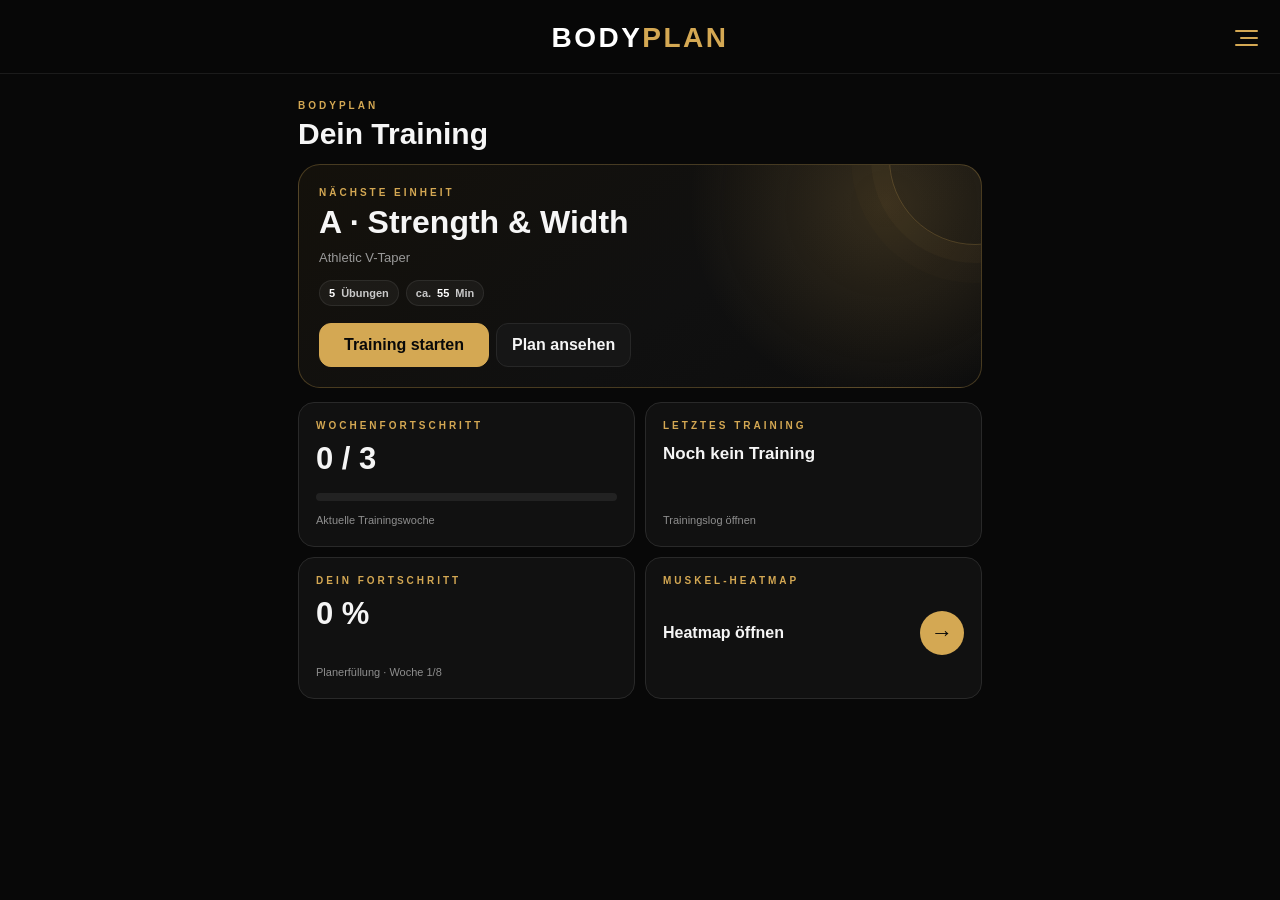
<file: index.html>
<!doctype html>
<html lang="de">
<head>
<meta charset="utf-8">
<meta name="viewport" content="width=device-width,initial-scale=1,maximum-scale=1,viewport-fit=cover">
<meta name="apple-mobile-web-app-capable" content="yes">
<meta name="apple-mobile-web-app-status-bar-style" content="black-translucent">
<meta name="apple-mobile-web-app-title" content="BodyPlan">
<meta name="theme-color" content="#080808">
<title>BodyPlan</title>
<link rel="manifest" href="manifest.json?v=200b101">
<link rel="apple-touch-icon" href="apple-touch-icon.png?v=200b101">
<link rel="stylesheet" href="app.css?v=200b101">
</head>
<body>
<header class="topbar">
  <div class="header-spacer" aria-hidden="true"></div>
  <button class="brand brand-home" id="brandHome" aria-label="Zum Dashboard">BODY<span>PLAN</span></button>
  <button class="icon-btn" id="menuBtn" aria-label="Menü öffnen"><span></span><span></span><span></span></button>
</header>

<div class="drawer-backdrop" id="drawerBackdrop"></div>
<aside class="drawer" id="drawer" aria-hidden="true">
  <div class="drawer-head">
    <div class="brand small">BODY<span>PLAN</span></div>
    <button class="icon-close" id="closeDrawer" aria-label="Menü schließen">×</button>
  </div>
  <nav class="drawer-nav">
    <button data-page="dashboard">Dashboard</button>
    <button data-page="plans">Trainingspläne</button>
    <button data-page="library">Übungsbibliothek</button>
    <button data-page="history">Historie</button>
    <button data-page="progress">Fortschritt</button>
    <button data-page="heatmap">Muskel-Heatmap</button>
    <div class="drawer-sep"></div>
    <button data-page="settings">Einstellungen</button>
  </nav>
  <div class="drawer-bottom">
    <button class="drawer-action" id="backupBtn">Daten sichern</button>
    <button class="drawer-action" id="importBtn">Backup importieren</button>
  </div>
</aside>

<main id="app" class="app-shell"></main>

<div class="session-overlay" id="sessionOverlay">
  <section class="session-sheet">
    <div class="session-sticky">
      <div class="session-head">
        <div>
          <div class="eyebrow" id="sessionPlanLabel">Training</div>
          <div class="session-title" id="sessionTitle">Einheit</div>
        </div>
        <button class="icon-close" id="closeSession" aria-label="Training schließen">×</button>
      </div>
      <div class="session-progress"><span id="sessionProgressBar"></span></div>
      <div class="session-metrics">
        <div><span>Training</span><strong id="elapsed">00:00</strong></div>
        <div><span>Pause</span><strong id="restTimer">00:00</strong></div>
      </div>
      <div class="rest-actions">
        <button data-rest="60">60s</button><button data-rest="90">90s</button><button data-rest="120">120s</button><button data-rest="180">180s</button>
      </div>
    </div>
    <div id="sessionContent"></div>
    <button class="primary full" id="finishSession">Training speichern</button>
    <button class="secondary full danger" id="abortSession">Training verwerfen</button>
  </section>
</div>

<div class="dialog-backdrop" id="newPlanDialog" hidden><section class="body-dialog" role="dialog" aria-modal="true" aria-labelledby="newPlanTitle"><div class="row"><div><div class="eyebrow">Trainingsplanung</div><h2 id="newPlanTitle">Neuer Trainingsplan</h2></div><button class="icon-close" id="closeNewPlanDialog" aria-label="Schließen">×</button></div><form id="newPlanForm"><div class="form-field"><label for="newPlanName">Planname</label><input id="newPlanName" required maxlength="100" placeholder="z. B. Athletic V-Taper"></div><p class="muted">Du kannst den Plan jederzeit umbenennen, Einheiten hinzufügen und Übungen aus deiner Bibliothek auswählen.</p><div class="actions"><button class="secondary" type="button" id="cancelNewPlan">Abbrechen</button><button class="primary" type="submit">Plan erstellen</button></div></form></section></div>
<div class="picker-backdrop" id="exercisePickerDialog" hidden>
<section class="picker-sheet" role="dialog" aria-modal="true" aria-labelledby="pickerTitle">
 <div class="picker-handle"></div>
 <div class="picker-heading"><div><div class="eyebrow">Übungsbibliothek</div><h2 id="pickerTitle">Übungen auswählen</h2><p id="pickerSubtitle">Wähle Übungen für deine Einheit.</p></div><button class="icon-close" id="closeExercisePicker" aria-label="Schließen">×</button></div>
 <div class="picker-controls"><label class="picker-search-wrap"><span class="sr-only">Übung suchen</span><input id="pickerSearch" type="search" placeholder="Übung oder Muskelgruppe suchen" autocomplete="off"></label>
 <div class="picker-filters"><select id="pickerMuscle" aria-label="Muskelgruppe"><option value="">Alle Muskelgruppen</option></select><select id="pickerEquipment" aria-label="Equipment"><option value="">Alle Geräte</option></select></div></div>
 <div class="picker-results" id="pickerResults"></div>
 <div class="picker-footer"><button class="picker-create-link" id="pickerCreate" type="button">+ Neue Übung anlegen</button><div class="picker-footer-actions"><button class="secondary" id="pickerCancel" type="button">Abbrechen</button><span id="pickerCount"></span><button class="primary" id="pickerAdd" type="button" disabled>Übung auswählen</button></div></div>
 <form id="pickerCreateForm" class="picker-create-form" hidden><div class="row"><h3>Neue Übung</h3><button type="button" class="mini secondary" id="pickerCreateCancel">Abbrechen</button></div><div class="form-field"><label for="pickerCreateName">Name</label><input id="pickerCreateName" required maxlength="120" placeholder="z. B. Rudern am Kabelzug"></div><div class="form-field"><label for="pickerCreateEquipment">Equipment</label><input id="pickerCreateEquipment" placeholder="Optional"></div><div class="form-field"><label for="pickerCreateMuscle">Primäre Muskelgruppe</label><select id="pickerCreateMuscle"><option value="">Nicht zugeordnet</option></select></div><button class="primary full" type="submit">Übung erstellen und auswählen</button></form>
</section></div>
<div class="dialog-backdrop" id="bodyDialog" hidden><section class="body-dialog" role="dialog" aria-modal="true" aria-labelledby="bodyDialogTitle"><div class="row"><div><div class="eyebrow">Körperdaten</div><h2 id="bodyDialogTitle">Messung erfassen</h2></div><button class="icon-close" id="closeBodyDialog" aria-label="Schließen">×</button></div><form id="bodyForm"><div class="form-field"><label for="bodyDate">Datum</label><input id="bodyDate" type="date" required></div><div class="grid2"><div class="form-field"><label for="bodyWeight">Gewicht (kg)</label><input id="bodyWeight" type="number" inputmode="decimal" min="20" max="500" step="0.1" placeholder="z. B. 72,5"></div><div class="form-field"><label for="bodyFat">Körperfett (%)</label><input id="bodyFat" type="number" inputmode="decimal" min="1" max="70" step="0.1" placeholder="z. B. 12,0"></div></div><p class="muted">Mindestens einen Wert eingeben. Leere Felder verändern bestehende Messwerte nicht.</p><button class="primary full" type="submit">Messung speichern</button></form></section></div>
<input id="importFile" type="file" accept=".json" hidden>
<script src="app.js?v=200b101"></script>
<script>if("serviceWorker" in navigator){navigator.serviceWorker.register("./service-worker.js?v=200b101").catch(()=>{})}</script></body>
</html>
</file>
<file: app.css>
:root{
  --bg:#080808;--panel:#111;--panel2:#151515;--line:#272727;--muted:#999;--text:#f6f6f6;
  --gold:#d4a853;--gold2:#e4b75b;--danger:#ff726a;--safe:#62d28f;
}
*{box-sizing:border-box;-webkit-tap-highlight-color:transparent}
html,body{margin:0;background:var(--bg);color:var(--text);font-family:-apple-system,BlinkMacSystemFont,"Segoe UI",Inter,Arial,sans-serif}
body{min-height:100vh}
button,input,select,textarea{font:inherit}
button{cursor:pointer}
.topbar{
  position:sticky;top:0;z-index:30;height:calc(74px + env(safe-area-inset-top));
  padding:calc(16px + env(safe-area-inset-top)) 18px 14px;
  background:#080808ee;backdrop-filter:blur(16px);border-bottom:1px solid #1b1b1b;
  display:grid;grid-template-columns:48px 1fr 48px;align-items:center
}
.brand{text-align:center;font-size:28px;font-weight:900;letter-spacing:2.5px;line-height:1}
.brand span{color:var(--gold)}
.brand.small{text-align:left;font-size:23px}
.icon-btn{width:44px;height:42px;border:0;background:transparent;display:flex;flex-direction:column;align-items:flex-end;justify-content:center;gap:5px;padding:0}
.icon-btn span{display:block;width:23px;height:2px;border-radius:4px;background:var(--gold)}
.icon-btn span:nth-child(2){width:18px}.icon-btn span:nth-child(3){width:23px}
.header-spacer{width:44px}
.app-shell{max-width:720px;margin:0 auto;padding:26px 18px calc(100px + env(safe-area-inset-bottom))}
.eyebrow{font-size:10px;letter-spacing:3px;text-transform:uppercase;color:var(--gold);font-weight:850}
.page-title{font-size:28px;line-height:1.1;margin:6px 0 22px;font-weight:850}
.card{background:var(--panel);border:1px solid var(--line);border-radius:18px;padding:20px;margin-bottom:14px}
.card.compact{padding:16px}
.card.hero{padding:22px 20px}
.hero-title{font-size:31px;font-weight:850;line-height:1.08;margin:7px 0 8px}
.muted{color:var(--muted);font-size:13px;line-height:1.5}
.small{font-size:11px;color:var(--muted)}
.row{display:flex;align-items:center;justify-content:space-between;gap:12px}
.row.top{align-items:flex-start}
.stack{display:grid;gap:10px}
.grid2{display:grid;grid-template-columns:1fr 1fr;gap:10px}
.grid3{display:grid;grid-template-columns:repeat(3,1fr);gap:10px}
.primary,.secondary,.mini{
  border-radius:12px;padding:12px 15px;border:1px solid var(--line);font-weight:800
}
.primary{background:var(--gold);color:#090909;border-color:var(--gold)}
.secondary{background:#161616;color:#f5f5f5}
.primary:active,.secondary:active,.mini:active{transform:scale(.985)}
.full{width:100%}.danger{color:var(--danger);border-color:#63302d}
.kpi{font-size:35px;font-weight:900;line-height:1;margin:7px 0}
.kpi.gold{color:var(--gold)}
.bar{height:8px;border-radius:99px;background:#222;overflow:hidden;margin-top:12px}
.bar>span{display:block;height:100%;background:var(--gold);border-radius:99px}
.section-head{display:flex;align-items:end;justify-content:space-between;gap:10px;margin:26px 0 12px}
.section-head h2{margin:0;font-size:19px}
.link-btn{background:none;border:0;color:var(--gold);padding:5px 0;font-size:12px;font-weight:800}
.tag{display:inline-flex;align-items:center;border:1px solid #5a4828;color:var(--gold);border-radius:999px;padding:5px 8px;font-size:10px;font-weight:800}
.metric-list{display:grid;gap:12px}.metric-line{display:flex;align-items:center;justify-content:space-between;border-top:1px solid #202020;padding-top:12px}.metric-line:first-child{border:0;padding-top:0}
.metric-line strong{font-size:19px}
.empty{padding:26px 12px;text-align:center;color:#8b8b8b}
.drawer-backdrop{position:fixed;inset:0;background:#000b;opacity:0;pointer-events:none;transition:.2s;z-index:40}
.drawer-backdrop.open{opacity:1;pointer-events:auto}
.drawer{
  position:fixed;right:0;top:0;bottom:0;width:min(86vw,360px);background:#0c0c0c;border-left:1px solid #262626;z-index:50;
  transform:translateX(102%);transition:.22s ease;display:flex;flex-direction:column;padding:calc(18px + env(safe-area-inset-top)) 14px calc(18px + env(safe-area-inset-bottom))
}
.drawer.open{transform:translateX(0)}
.drawer-head{display:flex;align-items:center;justify-content:space-between;padding:6px 8px 18px}
.icon-close{width:38px;height:38px;border-radius:99px;background:#171717;border:1px solid #2a2a2a;color:#fff;font-size:25px;line-height:1}
.drawer-nav{display:grid;gap:4px}
.drawer-nav button,.drawer-action{
  width:100%;border:0;background:transparent;color:#eee;text-align:left;padding:14px 13px;border-radius:11px;font-weight:750;font-size:14px
}
.drawer-nav button.active{background:#19160f;color:var(--gold)}
.drawer-sep{height:1px;background:#222;margin:10px 5px}
.drawer-bottom{margin-top:auto;border-top:1px solid #222;padding-top:10px}
.drawer-action{color:#cfcfcf;font-size:13px}
.form-field{display:grid;gap:6px;margin:12px 0}
.form-field label{font-size:11px;color:#aaa}
input,select,textarea{width:100%;background:#0a0a0a;border:1px solid #313131;color:#fff;border-radius:10px;padding:12px;min-width:0}
textarea{min-height:78px;resize:vertical}
.plan-card-title{font-size:22px;font-weight:850;margin:4px 0}
.day-card{border-top:1px solid #252525;padding:16px 0}.day-card:first-child{border-top:0}
.exercise-item{padding:16px 0;border-top:1px solid #232323}.exercise-item:first-child{border-top:0}
.exercise-name{font-size:16px;font-weight:820}
.exercise-meta{font-size:12px;color:#aaa;margin-top:3px}
.actions{display:flex;flex-wrap:wrap;gap:7px;margin-top:12px}
.mini{background:#151515;color:#eee;padding:8px 11px;font-size:12px}
.set-edit{display:grid;grid-template-columns:28px 1fr 1fr 38px;gap:7px;align-items:center;margin:7px 0}
.set-edit input{text-align:center;padding:9px 4px}
.library-card{padding:16px;border:1px solid #242424;border-radius:15px;background:#101010;margin-bottom:10px}
.muscle-chip{display:inline-block;margin:3px 4px 0 0;padding:5px 7px;border-radius:7px;background:#201b10;color:var(--gold);font-size:10px}
.session-overlay{position:fixed;inset:0;background:#000e;z-index:70;display:none;align-items:flex-end}
.session-overlay.open{display:flex}
.session-sheet{width:100%;max-width:720px;margin:0 auto;background:#0b0b0b;border:1px solid #252525;border-radius:22px 22px 0 0;max-height:95vh;overflow:auto;padding:calc(18px + env(safe-area-inset-top)) 16px calc(24px + env(safe-area-inset-bottom))}
.session-head{position:sticky;top:0;z-index:4;background:#0b0b0bf4;backdrop-filter:blur(14px);display:flex;align-items:flex-start;justify-content:space-between;padding:5px 0 12px}
.session-title{font-size:25px;font-weight:900;margin-top:3px}
.session-metrics{display:grid;grid-template-columns:1fr 1fr;gap:8px;margin-bottom:8px}
.session-metrics>div{background:#111;border:1px solid #252525;border-radius:12px;padding:10px 12px}
.session-metrics span{display:block;color:#888;text-transform:uppercase;font-size:9px;letter-spacing:2px}
.session-metrics strong{display:block;color:var(--gold);font-size:25px;margin-top:3px}
.rest-actions{display:grid;grid-template-columns:repeat(4,1fr);gap:7px;margin-bottom:14px}
.rest-actions button{background:#151515;border:1px solid #2a2a2a;color:#eee;border-radius:9px;padding:9px 4px;font-size:12px}
.session-ex{background:#101010;border:1px solid #242424;border-radius:15px;padding:15px;margin-bottom:10px}
.session-ex-head{display:flex;align-items:flex-start;justify-content:space-between;gap:12px;margin-bottom:8px}
.session-ex-title{font-size:17px;font-weight:850}
.session-set{display:grid;grid-template-columns:32px 1fr 1fr 44px;gap:7px;align-items:center;margin:7px 0}
.session-set input{text-align:center;padding:10px 5px}
.done-btn{width:40px;height:40px;border-radius:10px;border:1px solid #343434;background:#161616;color:#888;font-weight:900}
.done-btn.done{background:var(--gold);color:#080808;border-color:var(--gold)}
.note-toggle{margin-top:8px}
.history-card{background:#101010;border:1px solid #252525;border-radius:15px;padding:16px;margin-bottom:10px}
.history-date{font-size:11px;color:#8f8f8f}.history-title{font-size:18px;font-weight:850;margin-top:3px}
.history-ex{padding-top:10px;margin-top:10px;border-top:1px solid #242424;font-size:12px;color:#bbb}
.heat-layout{display:grid;grid-template-columns:1fr 1fr;gap:12px}
.body-card{background:#0d0d0d;border:1px solid #242424;border-radius:16px;padding:10px;text-align:center}
.body-card svg{width:100%;height:auto;max-height:450px}
.body-outline{fill:#171717;stroke:#4a4a4a;stroke-width:1.2}
.muscle-shape{fill:#232323;stroke:#3c3c3c;stroke-width:.8;transition:.2s}
.muscle-shape.l1{fill:#55431d}.muscle-shape.l2{fill:#a47c30}.muscle-shape.l3{fill:#d4a853}.muscle-shape.l4{fill:#e08339}
.range-tabs{display:grid;grid-template-columns:repeat(3,1fr);gap:7px;margin-bottom:14px}
.range-tabs button{border:1px solid #2b2b2b;background:#151515;color:#eee;border-radius:10px;padding:10px}
.range-tabs button.active{background:var(--gold);color:#080808;border-color:var(--gold);font-weight:800}
.muscle-rank{display:grid;gap:9px}.muscle-rank-row{display:grid;grid-template-columns:110px 1fr 38px;gap:8px;align-items:center;font-size:12px}
.muscle-rank-row .bar{margin:0;height:7px}
.settings-row{display:flex;align-items:center;justify-content:space-between;gap:12px;padding:12px 0;border-top:1px solid #242424}.settings-row:first-child{border-top:0}
.toggle{width:48px;height:28px;border-radius:99px;border:0;background:#333;position:relative}
.toggle:after{content:"";position:absolute;width:22px;height:22px;border-radius:50%;background:#fff;top:3px;left:3px;transition:.2s}
.toggle.on{background:var(--gold)}.toggle.on:after{left:23px;background:#111}
@media(max-width:520px){
  .app-shell{padding-left:14px;padding-right:14px}.topbar{padding-left:14px;padding-right:14px}
  .heat-layout{grid-template-columns:1fr}.grid2{grid-template-columns:1fr}
  .hero-title{font-size:28px}.card{padding:18px}
}

/* BodyPlan 2.0 product-shell refinements */
.drawer-nav button{
  position:relative;padding:15px 14px 15px 18px;font-size:15px;letter-spacing:.1px
}
.drawer-nav button.active::before{
  content:"";position:absolute;left:0;top:11px;bottom:11px;width:3px;border-radius:99px;background:var(--gold)
}
.drawer-bottom{padding:12px 4px 0}
.drawer-action{padding:13px 14px;color:#aaa}
.drawer-action:first-child{color:var(--gold)}
.dashboard-intro{margin-bottom:18px}
.dashboard-intro .page-title{margin-bottom:0}
.anatomy-card{background:#0b0b0b;border:1px solid var(--line);border-radius:18px;padding:12px;overflow:hidden}
.anatomy-wrap{position:relative;width:100%;max-width:520px;margin:0 auto;border-radius:14px;overflow:hidden;background:#060606}
.anatomy-wrap img{display:block;width:100%;height:auto}
.heat-zone{position:absolute;pointer-events:none;opacity:0;mix-blend-mode:screen;filter:blur(2px);background:rgba(212,168,83,.7);box-shadow:0 0 18px rgba(212,168,83,.4);transition:opacity .2s,background .2s}
.heat-zone.l1{opacity:.18;background:rgba(212,168,83,.75)}
.heat-zone.l2{opacity:.30;background:rgba(228,183,91,.9)}
.heat-zone.l3{opacity:.44;background:rgba(236,136,63,.95)}
.heat-zone.l4{opacity:.58;background:rgba(235,72,54,.98)}

.front .z-chest{left:35%;top:20%;width:30%;height:13%;border-radius:42% 42% 35% 35%}
.front .z-front-delts-l{left:29%;top:19%;width:9%;height:10%;border-radius:50%}
.front .z-front-delts-r{right:29%;top:19%;width:9%;height:10%;border-radius:50%}
.front .z-biceps-l{left:27%;top:28%;width:8%;height:15%;border-radius:50%}
.front .z-biceps-r{right:27%;top:28%;width:8%;height:15%;border-radius:50%}
.front .z-abs{left:43%;top:31%;width:14%;height:22%;border-radius:35%}
.front .z-quads-l{left:38%;top:53%;width:10%;height:21%;border-radius:45%}
.front .z-quads-r{right:38%;top:53%;width:10%;height:21%;border-radius:45%}
.front .z-calves-l{left:39%;top:76%;width:7%;height:14%;border-radius:50%}
.front .z-calves-r{right:39%;top:76%;width:7%;height:14%;border-radius:50%}
/* Back image coordinates */
.back .z-traps{left:39%;top:13%;width:22%;height:14%;border-radius:40%}
.back .z-rear-delts-l{left:28%;top:20%;width:10%;height:10%;border-radius:50%}
.back .z-rear-delts-r{right:28%;top:20%;width:10%;height:10%;border-radius:50%}
.back .z-upper-back{left:38%;top:22%;width:24%;height:18%;border-radius:38%}
.back .z-lats{left:32%;top:25%;width:36%;height:21%;border-radius:38%}
.back .z-triceps-l{left:24%;top:28%;width:8%;height:16%;border-radius:50%}
.back .z-triceps-r{right:24%;top:28%;width:8%;height:16%;border-radius:50%}
.back .z-glutes{left:35%;top:48%;width:30%;height:14%;border-radius:44%}
.back .z-hamstrings-l{left:36%;top:59%;width:11%;height:18%;border-radius:45%}
.back .z-hamstrings-r{right:36%;top:59%;width:11%;height:18%;border-radius:45%}
.back .z-calves-l{left:37%;top:77%;width:8%;height:13%;border-radius:50%}
.back .z-calves-r{right:37%;top:77%;width:8%;height:13%;border-radius:50%}
.heat-caption{font-size:11px;color:#888;line-height:1.5;margin-top:10px}
@media(max-width:520px){
  .topbar{grid-template-columns:44px 1fr 44px}
  .brand{font-size:26px}
  .app-shell{padding-top:22px}
  .card{border-radius:16px;padding:18px}
  .hero-title{font-size:29px}
}

/* --- BodyPlan 2.0 Beta 3: product UX refinements --- */
.brand-home{
  appearance:none;-webkit-appearance:none;border:0;background:transparent;color:#fff;
  padding:4px 6px;margin:0;cursor:pointer;font-family:inherit
}
.brand-home:active{opacity:.72;transform:scale(.985)}

/* Dashboard hero: premium, visual, but still lean */
.dashboard-intro{margin-bottom:14px}
.dashboard-intro .page-title{font-size:30px}
.workout-hero{
  position:relative;overflow:hidden;
  background:
    radial-gradient(circle at 86% 18%,rgba(212,168,83,.19),transparent 32%),
    linear-gradient(145deg,#14110b 0%,#101010 58%,#0d0d0d 100%);
  border:1px solid rgba(212,168,83,.28);
  border-radius:22px;padding:22px 20px 20px;margin-bottom:14px
}
.workout-hero::after{
  content:"";position:absolute;width:170px;height:170px;border-radius:50%;
  right:-80px;top:-92px;border:1px solid rgba(212,168,83,.24);
  box-shadow:0 0 0 18px rgba(212,168,83,.035),0 0 0 38px rgba(212,168,83,.02);
  pointer-events:none
}
.workout-hero .hero-title{max-width:82%;font-size:32px}
.hero-meta{display:flex;flex-wrap:wrap;gap:7px;margin:13px 0 17px}
.hero-chip{
  display:inline-flex;align-items:center;gap:6px;padding:6px 9px;border-radius:999px;
  background:rgba(255,255,255,.045);border:1px solid rgba(255,255,255,.08);
  color:#c9c9c9;font-size:11px;font-weight:700
}
.hero-chip strong{color:#fff;font-weight:800}
.workout-hero .primary{min-width:170px}
.active-workout-card{
  position:relative;overflow:hidden;border-color:rgba(212,168,83,.45);
  background:linear-gradient(145deg,#17130b,#101010 70%)
}
.active-pulse{
  width:8px;height:8px;border-radius:50%;background:var(--gold);display:inline-block;margin-right:7px;
  box-shadow:0 0 0 0 rgba(212,168,83,.45);animation:pulse 1.8s infinite
}
@keyframes pulse{0%{box-shadow:0 0 0 0 rgba(212,168,83,.35)}70%{box-shadow:0 0 0 8px rgba(212,168,83,0)}100%{box-shadow:0 0 0 0 rgba(212,168,83,0)}}
.active-session-meta{display:flex;gap:18px;margin:14px 0 2px}
.active-session-meta div{min-width:90px}
.active-session-meta span{display:block;color:#888;font-size:9px;letter-spacing:1.8px;text-transform:uppercase}
.active-session-meta strong{display:block;color:#fff;font-size:21px;margin-top:2px}

/* Keep the complete workout control surface visible. Only exercises scroll beneath it. */
.session-sheet{
  padding-top:0!important;
  overscroll-behavior:contain;
}
.session-sticky{
  position:sticky;top:0;z-index:12;
  background:linear-gradient(to bottom,#0b0b0b 88%,rgba(11,11,11,.92));
  backdrop-filter:blur(18px);-webkit-backdrop-filter:blur(18px);
  margin:0 -16px 12px;padding:calc(14px + env(safe-area-inset-top)) 16px 12px;
  border-bottom:1px solid #232323;
  box-shadow:0 12px 24px rgba(0,0,0,.23)
}
.session-head{position:relative!important;top:auto!important;background:transparent!important;backdrop-filter:none!important;padding:0 0 9px!important}
.session-progress{height:3px;background:#202020;border-radius:99px;overflow:hidden;margin:0 0 10px}
.session-progress span{height:100%;width:0;display:block;background:var(--gold);border-radius:99px;transition:width .2s}
.session-metrics{margin-bottom:7px}
.session-metrics>div{padding:8px 11px;border-radius:10px}
.session-metrics strong{font-size:23px}
.rest-actions{margin-bottom:0}
.rest-actions button{padding:8px 4px}
.session-ex:first-child{margin-top:4px}
.set-head{
  display:grid;grid-template-columns:32px 1fr 1fr 44px;gap:7px;
  color:#777;font-size:9px;text-transform:uppercase;letter-spacing:1.4px;text-align:center;
  padding:3px 0 2px
}
.last-performance{
  background:#0d0d0d;border:1px solid #222;border-radius:10px;padding:9px 10px;
  margin:8px 0 10px;color:#aaa;font-size:11px;line-height:1.45
}
.last-performance strong{color:#d7d7d7}
.session-ex .form-field textarea{min-height:62px}

/* Heatmap: stronger, properly shaped anatomical overlays */
.anatomy-wrap{isolation:isolate}
.anatomy-wrap img{position:relative;z-index:1}
.heat-zone{
  z-index:2;filter:none!important;mix-blend-mode:screen!important;
  box-shadow:0 0 14px rgba(255,170,35,.24);
}
.heat-zone.l1{opacity:.28;background:rgba(236,184,75,.70)}
.heat-zone.l2{opacity:.43;background:rgba(238,169,66,.78)}
.heat-zone.l3{opacity:.57;background:rgba(239,120,55,.86)}
.heat-zone.l4{opacity:.72;background:rgba(239,65,46,.94)}

/* Front — clipped closer to the actual muscle anatomy in the reference render */
.front .z-chest{
  left:34.4%;top:20.0%;width:31.7%;height:12.0%;
  clip-path:polygon(4% 28%,26% 5%,48% 13%,50% 90%,3% 83%,0 50%,50% 90%,52% 13%,75% 5%,96% 28%,100% 50%,97% 83%,50% 90%)
}
.front .z-front-delts-l{left:29.0%;top:19.0%;width:9.5%;height:9.5%;clip-path:ellipse(48% 48% at 50% 50%)}
.front .z-front-delts-r{right:29.0%;top:19.0%;width:9.5%;height:9.5%;clip-path:ellipse(48% 48% at 50% 50%)}
.front .z-biceps-l{left:27.3%;top:27.5%;width:8.0%;height:15.0%;clip-path:polygon(40% 0,80% 10%,100% 38%,77% 90%,42% 100%,12% 79%,0 36%,15% 10%)}
.front .z-biceps-r{right:27.3%;top:27.5%;width:8.0%;height:15.0%;clip-path:polygon(60% 0,20% 10%,0 38%,23% 90%,58% 100%,88% 79%,100% 36%,85% 10%)}
.front .z-abs{left:42.2%;top:30.7%;width:15.6%;height:20.4%;clip-path:polygon(18% 0,82% 0,96% 88%,73% 100%,27% 100%,4% 88%)}
.front .z-quads-l{left:36.7%;top:51.0%;width:11.5%;height:22.6%;clip-path:polygon(38% 0,80% 3%,100% 48%,73% 100%,27% 96%,0 47%,14% 8%)}
.front .z-quads-r{right:36.7%;top:51.0%;width:11.5%;height:22.6%;clip-path:polygon(62% 0,20% 3%,0 48%,27% 100%,73% 96%,100% 47%,86% 8%)}
.front .z-calves-l{left:37.5%;top:73.8%;width:8.4%;height:15.8%;clip-path:polygon(45% 0,85% 18%,100% 52%,65% 96%,28% 100%,0 53%,15% 15%)}
.front .z-calves-r{right:37.5%;top:73.8%;width:8.4%;height:15.8%;clip-path:polygon(55% 0,15% 18%,0 52%,35% 96%,72% 100%,100% 53%,85% 15%)}


.back .z-traps{left:34.6%;top:14.0%;width:30.8%;height:14.3%;clip-path:polygon(50% 0,86% 28%,100% 60%,71% 64%,54% 100%,46% 100%,29% 64%,0 60%,14% 28%)}
.back .z-rear-delts-l{left:28.7%;top:19.0%;width:11.5%;height:10.0%;clip-path:ellipse(48% 48% at 50% 50%)}
.back .z-rear-delts-r{right:28.7%;top:19.0%;width:11.5%;height:10.0%;clip-path:ellipse(48% 48% at 50% 50%)}
.back .z-upper-back{left:36.8%;top:21.4%;width:26.4%;height:16.8%;clip-path:polygon(8% 10%,50% 0,92% 10%,100% 60%,68% 100%,32% 100%,0 60%)}
.back .z-lats{left:31.8%;top:25.2%;width:36.4%;height:22.4%;clip-path:polygon(4% 0,38% 14%,50% 95%,62% 14%,96% 0,89% 70%,66% 100%,34% 100%,11% 70%)}
.back .z-triceps-l{left:23.8%;top:28.5%;width:8.8%;height:16.0%;clip-path:polygon(43% 0,82% 8%,100% 55%,65% 100%,27% 91%,0 49%,16% 10%)}
.back .z-triceps-r{right:23.8%;top:28.5%;width:8.8%;height:16.0%;clip-path:polygon(57% 0,18% 8%,0 55%,35% 100%,73% 91%,100% 49%,84% 10%)}
.back .z-glutes{left:34.0%;top:46.0%;width:32.0%;height:15.0%;clip-path:polygon(8% 5%,46% 0,50% 12%,54% 0,92% 5%,100% 42%,82% 95%,53% 100%,50% 88%,47% 100%,18% 95%,0 42%)}
.back .z-hamstrings-l{left:34.8%;top:57.6%;width:12.2%;height:19.8%;clip-path:polygon(26% 0,75% 3%,100% 55%,72% 100%,28% 96%,0 52%)}
.back .z-hamstrings-r{right:34.8%;top:57.6%;width:12.2%;height:19.8%;clip-path:polygon(74% 0,25% 3%,0 55%,28% 100%,72% 96%,100% 52%)}
.back .z-calves-l{left:35.4%;top:73.8%;width:9.3%;height:16.6%;clip-path:polygon(47% 0,88% 19%,100% 55%,66% 98%,25% 100%,0 56%,12% 18%)}
.back .z-calves-r{right:35.4%;top:73.8%;width:9.3%;height:16.6%;clip-path:polygon(53% 0,12% 19%,0 55%,34% 98%,75% 100%,100% 56%,88% 18%)}

.heat-legend-scale{display:grid;grid-template-columns:repeat(4,1fr);gap:6px;margin-top:12px}
.heat-legend-scale div{font-size:9px;color:#8b8b8b;text-align:center}
.heat-legend-scale i{display:block;height:5px;border-radius:99px;margin-bottom:5px}
.heat-legend-scale div:nth-child(1) i{background:#6f5a2e}
.heat-legend-scale div:nth-child(2) i{background:#c58b3d}
.heat-legend-scale div:nth-child(3) i{background:#df7039}
.heat-legend-scale div:nth-child(4) i{background:#e64232}
.score-help{
  margin-top:13px;padding:12px;border-radius:11px;background:#0d0d0d;border:1px solid #242424;
  color:#999;font-size:11px;line-height:1.55
}
.score-help strong{color:#d9d9d9}
.muscle-rank-row strong{min-width:46px;text-align:right}

/* Small-screen ergonomics */
@media(max-width:430px){
  .session-sticky{padding-left:14px;padding-right:14px;margin-left:-16px;margin-right:-16px}
  .session-title{font-size:22px}
  .session-metrics strong{font-size:21px}
  .workout-hero .hero-title{font-size:29px;max-width:88%}
  .active-session-meta{gap:10px}
}


.front .z-side-delts-l{left:27.6%;top:19.4%;width:8.2%;height:9.7%;clip-path:ellipse(48% 50% at 50% 50%)}
.front .z-side-delts-r{right:27.6%;top:19.4%;width:8.2%;height:9.7%;clip-path:ellipse(48% 50% at 50% 50%)}
.front .z-forearms-l{left:23.0%;top:36.5%;width:8.2%;height:17.5%;clip-path:polygon(38% 0,75% 2%,100% 78%,62% 100%,25% 94%,0 20%)}
.front .z-forearms-r{right:23.0%;top:36.5%;width:8.2%;height:17.5%;clip-path:polygon(62% 0,25% 2%,0 78%,38% 100%,75% 94%,100% 20%)}
.front .z-obliques-l{left:37.5%;top:32.5%;width:7.0%;height:18.0%;clip-path:polygon(40% 0,100% 12%,82% 100%,10% 88%,0 25%)}
.front .z-obliques-r{right:37.5%;top:32.5%;width:7.0%;height:18.0%;clip-path:polygon(60% 0,0 12%,18% 100%,90% 88%,100% 25%)}
.back .z-side-delts-l{left:27.8%;top:20.0%;width:9.2%;height:10.0%;clip-path:ellipse(48% 50% at 50% 50%)}
.back .z-side-delts-r{right:27.8%;top:20.0%;width:9.2%;height:10.0%;clip-path:ellipse(48% 50% at 50% 50%)}
.back .z-erectors{left:44.0%;top:27.0%;width:12.0%;height:22.5%;clip-path:polygon(25% 0,45% 2%,50% 100%,55% 2%,75% 0,100% 95%,65% 100%,50% 90%,35% 100%,0 95%)}

/* Beta 4: native-feeling plan actions */
.swipe-row{position:relative;overflow:hidden;border-radius:17px;margin-bottom:14px;touch-action:pan-y}
.swipe-row .card{margin:0}
.swipe-face{position:relative;z-index:1;background:#171717;transition:transform .18s ease;will-change:transform}
.swipe-actions{position:absolute;inset:0;display:flex;justify-content:flex-end;align-items:stretch;background:#b83c35}
.swipe-delete{width:92px;border:0;border-radius:0;background:#b83c35;color:white;font-weight:700;font-size:14px}
.archive-fold{margin-top:25px;border-top:1px solid #292929;padding-top:17px}
.archive-fold>summary{cursor:pointer;font-size:18px;font-weight:700;list-style:none;display:flex;align-items:center;justify-content:space-between}
.archive-fold>summary::-webkit-details-marker{display:none}
.archive-fold>summary:after{content:"⌄";color:#d6aa58;font-size:24px;font-weight:400;margin-left:12px}
.archive-fold[open]>summary:after{transform:rotate(180deg)}
.archive-fold>summary span{margin-left:auto;color:#888;font-size:12px;font-weight:500}
.archive-content{padding-top:16px}
.archive-content .card{background:#141414}
/* Pixel-registered anatomy; no floating CSS muscle shapes. */
.anatomy-canvas-wrap{width:100%;aspect-ratio:3/4;overflow:hidden}
.heat-canvas{display:block;width:100%;height:auto;aspect-ratio:3/4}
.heat-summary{display:grid;grid-template-columns:1fr 1fr;gap:10px;margin-bottom:15px}
.heat-summary>div{border:1px solid #303030;border-radius:14px;padding:14px 16px;background:#171717}
.heat-summary strong{display:block;font-size:25px;line-height:1.2;color:#e0b65f}
.heat-summary span{display:block;font-size:11px;color:#999;margin-top:5px}
.muscle-simple{margin-bottom:16px}
.muscle-simple-head{display:flex;justify-content:space-between;gap:12px;margin-bottom:8px;font-size:13px}
.muscle-simple-head strong{color:#d6aa58;font-size:12px}
.muscle-simple .bar{height:6px}
.heat-method{margin-top:20px;border-top:1px solid #292929;padding-top:15px}
.heat-method summary{color:#c9a55e;font-size:12px;cursor:pointer}
.heat-method p{color:#999;font-size:12px;line-height:1.65;margin:12px 0 0}


/* Beta 5 — focused, accessible interaction system */
:focus-visible{outline:2px solid var(--gold2);outline-offset:3px}
button:disabled{opacity:.4;cursor:not-allowed}
button,select{touch-action:manipulation}
@media(prefers-reduced-motion:reduce){*,*::before,*::after{scroll-behavior:auto!important;animation-duration:.01ms!important;transition-duration:.01ms!important}}
.dashboard-shortcuts{display:grid;grid-template-columns:1fr 1fr;gap:10px;margin-top:18px}
.dashboard-shortcuts button{display:flex;flex-direction:column;align-items:flex-start;text-align:left;gap:5px;padding:16px;border:1px solid #292929;border-radius:15px;background:#111;color:#f5f5f5;min-height:105px}
.dashboard-shortcuts button>span{color:var(--gold);font-size:21px;line-height:1}
.dashboard-shortcuts strong{font-size:14px}
.dashboard-shortcuts small{color:#888;font-size:11px;line-height:1.4}
.dashboard-shortcuts button:active{background:#1b1915}
.plan-empty{border:1px dashed #34302a;border-radius:17px;padding:22px 20px;margin-top:16px}
.plan-empty p{font-size:13px;color:#999;line-height:1.6;margin:12px 0 18px}
.plan-empty .secondary{font-size:12px}
.muscle-role-panel{border:1px solid #302b23;border-radius:14px;padding:16px;margin:18px 0;background:#141310}
.muscle-role-panel>.muted{margin:10px 0 18px}
.muscle-role-panel .form-field{margin-bottom:14px}
.muscle-role-panel .form-field:last-of-type{margin-bottom:0}
.role-weight-note{display:flex;flex-wrap:wrap;gap:8px;color:#a88b55;font-size:11px;margin:4px 0 18px;line-height:1.5}
.role-weight-note span{color:#555}
.subtle-details{border-top:1px solid #292929;margin-top:16px;padding-top:15px}
.subtle-details>summary{cursor:pointer;color:#c6a365;font-size:12px;font-weight:700;line-height:1.5}
.subtle-details>p{margin:12px 0}
.weight-input{width:76px!important;text-align:right}
.progress-overview{display:grid;grid-template-columns:1fr 1fr;gap:10px}
.progress-overview .card{padding:17px}
.progress-overview .kpi{font-size:29px}
.progress-overview .eyebrow{font-size:9px;letter-spacing:2px}
.body-stats{display:grid;grid-template-columns:1fr 1fr;gap:10px;margin:20px 0}
.body-stats>div{border:1px solid #292929;border-radius:13px;padding:15px;background:#151515}
.body-stats span{display:block;color:#999;font-size:12px;margin-bottom:9px}
.body-stats strong{font-size:23px;letter-spacing:-.5px}
.body-period{margin:18px 0 22px}
.body-chart-section{margin-top:22px;padding-top:20px;border-top:1px solid #292929}
.body-chart-section>.row strong{font-size:14px}
.body-chart{margin-top:15px}
.body-chart svg{width:100%;height:150px;display:block;overflow:visible}
.chart-range,.chart-dates{display:flex;justify-content:space-between;color:#777;font-size:10px}
.chart-range{padding:0 20px}
.chart-dates{margin-top:4px}
.chart-empty{min-height:130px;display:flex;align-items:center;justify-content:center;text-align:center;color:#777;font-size:12px;line-height:1.6;padding:20px;border:1px dashed #292929;border-radius:12px;margin-top:15px}
.measurement-list{margin-top:14px}
.measurement-row{display:flex;justify-content:space-between;align-items:center;gap:12px;padding:12px 0;border-bottom:1px solid #252525}
.measurement-row:last-child{border-bottom:0}
.measurement-row strong{font-size:12px}
.measurement-row .muted{margin-top:5px}
.progress-note{padding:0 3px;margin:0 0 20px}
.dialog-backdrop{position:fixed;inset:0;z-index:100;background:rgba(0,0,0,.76);display:flex;align-items:flex-end;justify-content:center;padding:16px;padding-bottom:calc(16px + env(safe-area-inset-bottom))}
.dialog-backdrop[hidden]{display:none!important}
.body-dialog{width:100%;max-width:480px;background:#171717;border:1px solid #383838;border-radius:22px;padding:22px;max-height:calc(100dvh - 32px);overflow-y:auto;box-shadow:0 20px 70px #0009}
.body-dialog h2{font-size:23px;margin:7px 0 0}
.body-dialog form{margin-top:20px}
.body-dialog .form-field{margin-bottom:16px}
.body-dialog .primary{margin-top:10px}
@media(min-width:600px){.dialog-backdrop{align-items:center}.body-dialog{padding:28px}}
@media(max-width:390px){.body-stats strong{font-size:20px}.workout-hero .hero-title{max-width:100%}.workout-hero .actions{display:grid;grid-template-columns:1fr 1fr}.workout-hero .actions button{min-width:0;padding:12px 8px;font-size:12px}.muscle-role-panel{padding:13px}}

.measurement-actions{display:flex;gap:6px;flex-shrink:0}.measurement-actions .mini{font-size:11px;padding:9px 10px}

/* Beta 6: native-feeling exercise library selector */
.sr-only{position:absolute;width:1px;height:1px;padding:0;margin:-1px;overflow:hidden;clip:rect(0,0,0,0);white-space:nowrap;border:0}
body.picker-open{overflow:hidden}
.picker-backdrop{position:fixed;inset:0;z-index:110;background:#000b;display:flex;align-items:flex-end;justify-content:center}
.picker-backdrop[hidden],.picker-create-form[hidden]{display:none!important}
.picker-sheet{position:relative;display:flex;flex-direction:column;width:100%;max-width:720px;height:min(92dvh,900px);background:#111;border:1px solid #34302a;border-bottom:0;border-radius:24px 24px 0 0;overflow:hidden;padding-bottom:env(safe-area-inset-bottom)}
.picker-handle{width:36px;height:4px;border-radius:4px;background:#444;margin:10px auto 0;flex-shrink:0}
.picker-heading{display:flex;justify-content:space-between;align-items:flex-start;gap:14px;padding:18px 20px 14px}
.picker-heading h2{font-size:23px;letter-spacing:-.5px;margin:8px 0 6px}
.picker-heading p{color:#999;font-size:12px;line-height:1.5;margin:0}
.picker-heading .icon-close{flex-shrink:0}
.picker-controls{padding:0 20px 12px;flex-shrink:0}
.picker-search-wrap{display:block}
.picker-search-wrap input{width:100%;min-height:48px;border-radius:12px;background:#1b1b1b}
.picker-filters{display:grid;grid-template-columns:1fr 1fr;gap:8px;margin-top:10px}
.picker-filters select{width:100%;min-width:0;font-size:12px;min-height:42px;padding:8px 28px 8px 10px;background:#1b1b1b;border-radius:10px;text-overflow:ellipsis}
.picker-results{flex:1;min-height:0;overflow-y:auto;overscroll-behavior:contain;padding:0 20px 16px;-webkit-overflow-scrolling:touch}
.picker-item{width:100%;display:flex;align-items:center;gap:13px;text-align:left;padding:14px 10px;border:0;border-bottom:1px solid #292929;background:transparent;color:#f5f5f5;border-radius:0;min-height:70px}
.picker-item.selected{background:#211c12;border-radius:11px;border-bottom-color:#4d3b1f}
.picker-check{width:23px;height:23px;flex:0 0 23px;border:1.5px solid #555;border-radius:7px;display:flex;align-items:center;justify-content:center;font-size:14px;color:#111}
.picker-item.selected .picker-check{background:var(--gold);border-color:var(--gold)}
.picker-item-copy{display:flex;flex-direction:column;gap:5px;min-width:0}
.picker-item-copy strong{font-size:14px;line-height:1.4}
.picker-item-copy small{font-size:11px;color:#999;line-height:1.45}
.picker-empty{text-align:center;padding:36px 12px;color:#aaa}
.picker-empty strong{color:#eee;font-size:15px}
.picker-empty p{font-size:12px;line-height:1.6}
.picker-footer{border-top:1px solid #303030;background:#151515;padding:12px 20px 14px;flex-shrink:0}
.picker-create-link{border:0;background:transparent;color:var(--gold);font-size:12px;font-weight:700;padding:4px 0 13px}
.picker-footer-actions{display:flex;align-items:center;gap:10px}
.picker-footer-actions button{font-size:12px;min-height:44px;padding:11px 14px}
.picker-footer-actions .primary{margin-left:auto}
#pickerCount{font-size:11px;color:#999;white-space:nowrap}
.picker-create-form{position:absolute;inset:0;z-index:2;background:#151515;padding:24px 20px;overflow-y:auto}
.picker-create-form h3{margin:0;font-size:21px}
.picker-create-form .form-field{margin-top:18px}
.picker-create-form .primary{margin-top:12px}
@media(min-width:720px){.picker-backdrop{align-items:center;padding:24px}.picker-sheet{height:min(85dvh,820px);border-radius:24px;border-bottom:1px solid #34302a;padding-bottom:0}}
@media(max-width:360px){.picker-heading{padding:14px 15px}.picker-controls,.picker-results{padding-left:15px;padding-right:15px}.picker-footer{padding-left:15px;padding-right:15px}.picker-footer-actions{gap:6px}.picker-footer-actions button{padding:10px;font-size:11px}#pickerCount{font-size:10px}}

.plan-management-actions{display:flex;flex-wrap:wrap;gap:8px}
.plan-management-actions button{white-space:normal;min-height:44px}
.picker-existing{color:#b89554!important;font-size:10px!important}
#newPlanForm{margin-top:20px}
#newPlanForm .actions{justify-content:flex-end;margin-top:22px}
@media(max-width:390px){.plan-management-actions{display:grid;grid-template-columns:1fr 1fr}.plan-management-actions .primary{grid-column:1/-1}.plan-management-actions button{font-size:12px;padding:12px 10px}}

/* Beta 7 — final heatmap UX pass */
.heat-view-tabs{display:grid;grid-template-columns:1fr 1fr;gap:8px;margin:2px 0 14px;padding:4px;border:1px solid #2b2b2b;border-radius:14px;background:#111}
.heat-view-tabs button{min-height:44px;border:0;border-radius:10px;background:transparent;color:#aaa;font-size:13px;font-weight:700}
.heat-view-tabs button.active{background:var(--gold);color:#090909}
.heat-layout{display:block}
.heat-layout .anatomy-card{margin-bottom:0}
.muscle-simple-head strong{display:flex;gap:7px;align-items:baseline}
.muscle-simple-head strong small{color:#858585;font-size:10px;font-weight:600}
.muscle-simple.low .bar span{background:#be9137}.muscle-simple.moderate .bar span{background:#ebb03e}.muscle-simple.high .bar span{background:#ff7e23}.muscle-simple.very-high .bar span{background:#ff372a}
.heat-legend-clear{display:grid;grid-template-columns:repeat(4,1fr);gap:6px;margin-top:18px}
.heat-legend-clear>div{display:flex;align-items:flex-start;gap:6px;min-width:0}
.heat-legend-clear i{flex:0 0 20px;margin-top:4px}
.heat-legend-clear span{font-size:9px;color:#aaa;line-height:1.2}
.heat-legend-clear small{display:block;margin-top:3px;color:#666;font-size:8px;white-space:nowrap}
@media(max-width:390px){.heat-legend-clear i{flex-basis:14px}.heat-legend-clear span{font-size:8px}.heat-legend-clear small{font-size:7px}}

/* Beta 8: clean transparent anatomy assets */
.anatomy-card.anatomy-clean{background:transparent;padding:8px;border-color:#282828}
.anatomy-clean .anatomy-wrap{background:transparent!important;border-radius:16px;overflow:hidden}
.anatomy-clean .heat-canvas{background:transparent}
@media(max-width:430px){.anatomy-card.anatomy-clean{padding:4px}}


/* Beta 10: Progress Intelligence and balanced dashboard */
.dashboard-tile-grid{display:grid;grid-template-columns:repeat(2,minmax(0,1fr));gap:10px;margin-top:14px}
.dashboard-tile{min-width:0;min-height:142px;margin:0;padding:17px;background:#111;border:1px solid #292929;border-radius:16px;color:#f5f5f5;text-align:left;display:flex;flex-direction:column;align-items:flex-start}
.dashboard-tile.wide{grid-column:1/-1}.dashboard-tile-button{width:100%}
.dashboard-tile strong{font-size:17px;line-height:1.25;margin:12px 0 6px}
.dashboard-tile small{display:block;color:#8e8e8e;font-size:11px;line-height:1.45;margin-top:auto}
.dashboard-tile .bar{width:100%;margin:12px 0}.tile-kpi{font-size:31px;font-weight:900;line-height:1;margin:12px 0 7px}
.heatmap-cta-tile{justify-content:flex-start}.heatmap-cta{width:100%;display:flex;align-items:center;justify-content:space-between;gap:12px;margin:auto 0}
.heatmap-cta strong{margin:0;font-size:16px}.heatmap-cta span{width:44px;height:44px;border-radius:50%;display:grid;place-items:center;background:#d4a853;color:#080808;font-size:22px;font-weight:900;flex:0 0 44px}
.dashboard-empty{text-align:center}.dashboard-empty .actions{justify-content:center}
.block-card h2{font-size:21px;margin:7px 0 0}.block-bar{margin-top:22px;height:10px}
.block-meta{margin-top:10px;color:#8e8e8e;font-size:11px}.block-meta strong{color:#d4a853}
.block-date-action{display:flex;justify-content:flex-start;margin-top:10px}
.block-setup{margin-top:18px;padding-top:14px;border-top:1px solid #292929}.block-setup p{color:#aaa;font-size:12px;line-height:1.55}
.progress-metrics{display:grid;grid-template-columns:repeat(2,minmax(0,1fr));gap:10px;margin-bottom:14px}
.metric-card{min-width:0;min-height:138px;padding:16px;background:#111;border:1px solid #292929;border-radius:16px;display:flex;flex-direction:column}
.metric-card>span{color:#d4a853;font-size:10px;font-weight:850;letter-spacing:1.5px;text-transform:uppercase}
.metric-card>strong{font-size:27px;line-height:1.1;margin:12px 0 8px}.metric-card>small{color:#8d8d8d;font-size:10px;line-height:1.45;margin-top:auto}
.insight-card{border-color:#57441f;background:linear-gradient(145deg,#17130c,#111)}.insight-card p{margin:10px 0 0;font-size:14px;line-height:1.6}
.body-stats small{display:block;margin-top:7px;color:#d4a853;font-size:10px}
.measurement-hint{padding:22px 15px;margin:16px 0;border:1px dashed #303030;border-radius:13px;color:#858585;text-align:center;font-size:12px;line-height:1.55}
.goal-grid{display:grid;grid-template-columns:1fr 1fr;gap:0 10px}
@media(max-width:390px){.dashboard-tile{min-height:132px;padding:14px}.tile-kpi{font-size:27px}.progress-metrics{gap:8px}.metric-card{padding:14px}.metric-card>strong{font-size:24px}}

/* Beta 9: calendar training log and effective-load heatmap */
.log-calendar-card{padding:14px}.log-month-head{display:grid;grid-template-columns:42px 1fr 42px;align-items:center;text-align:center;margin-bottom:12px}.log-month-head strong{text-transform:capitalize}.calendar-weekdays,.calendar-grid{display:grid;grid-template-columns:repeat(7,1fr);gap:4px}.calendar-weekdays span{text-align:center;color:#777;font-size:10px;padding:4px 0}.calendar-day{position:relative;min-height:42px;padding:7px 2px;border:0;border-radius:10px;background:transparent;color:#aaa}.calendar-day.trained{background:#d4a85322;color:#e4b75b;font-weight:800}.calendar-day.selected{background:#d4a853;color:#090909}.calendar-day i{position:absolute;left:50%;bottom:5px;width:4px;height:4px;transform:translateX(-50%);border-radius:50%;background:currentColor}.calendar-empty{min-height:42px}.log-month-summary{text-align:center;color:#888;font-size:12px;margin-top:12px}.selected-log-head,.history-card-top,.history-metrics{display:flex;align-items:center;justify-content:space-between;gap:10px}.selected-log-head{margin:18px 2px 8px}.history-duration{color:#d4a853;white-space:nowrap}.history-metrics{justify-content:flex-start;flex-wrap:wrap;color:#888;font-size:11px;margin:8px 0}.history-metrics span:not(:last-child)::after{content:" ·";margin-left:6px}.heat-summary-three{grid-template-columns:repeat(3,1fr)}
</file>
